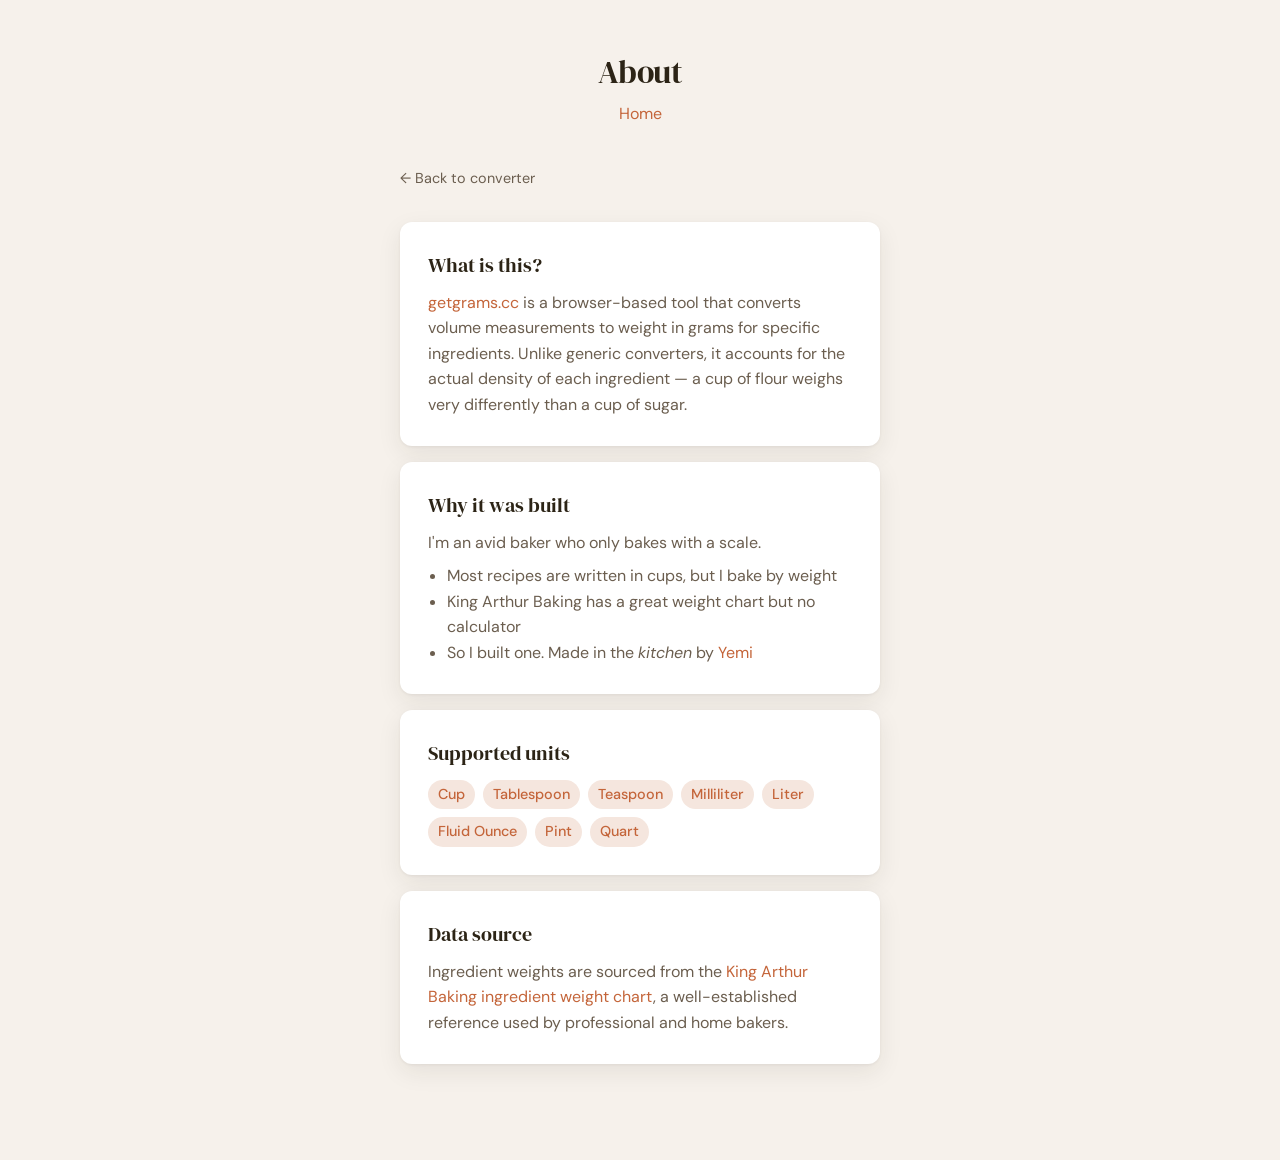
<file: about.html>
<!DOCTYPE html>
<html lang="en">

<head>
    <meta charset="UTF-8">
    <meta name="viewport" content="width=device-width, initial-scale=1.0">
    <title>About - getgrams.cc</title>
    <link href="https://fonts.googleapis.com/css2?family=DM+Serif+Display&family=DM+Sans:wght@400;500;600&display=swap"
        rel="stylesheet">
    <link rel="icon"
        href="data:image/svg+xml,<svg xmlns='http://www.w3.org/2000/svg' viewBox='0 0 100 100'><text y='.9em' font-size='90'>⚖️</text></svg>">
    <link href="css/style.css" rel="stylesheet">
    <link href="css/about.css" rel="stylesheet">
</head>

<body>
    <div class="container">
        <header>
            <h1>About</h1>
            <p><a href="index.html" class="about-link">Home</a></p>
        </header>

        <a href="index.html" class="nav-link">
            ← Back to converter
        </a>

        <div class="about-card">
            <h2>What is this?</h2>
            <p><a href="index.html" class="about-link">getgrams.cc</a> is a browser-based tool that converts volume
                measurements to weight in grams for specific ingredients.
                Unlike generic converters, it accounts for the actual density of each ingredient — a cup of flour
                weighs very differently than a cup of sugar.</p>
        </div>

        <div class="about-card">
            <h2>Why it was built</h2>
            <p>I'm an avid baker who only bakes with a scale.</p>
            <ul>
                <li>Most recipes are written in cups, but I bake by weight</li>
                <li>King Arthur Baking has a great weight chart but no calculator</li>
                <li>So I built one. Made in the <i>kitchen</i> by <a href="https://github.com/yemi-f" class="about-link"
                        target="_blank">Yemi</a></li>
            </ul>
        </div>

        <div class="about-card">
            <h2>Supported units</h2>
            <div class="unit-list">
                <span class="unit-tag">Cup</span>
                <span class="unit-tag">Tablespoon</span>
                <span class="unit-tag">Teaspoon</span>
                <span class="unit-tag">Milliliter</span>
                <span class="unit-tag">Liter</span>
                <span class="unit-tag">Fluid Ounce</span>
                <span class="unit-tag">Pint</span>
                <span class="unit-tag">Quart</span>
            </div>
        </div>

        <div class="about-card">
            <h2>Data source</h2>
            <p>Ingredient weights are sourced from the
                <a href="https://www.kingarthurbaking.com/learn/ingredient-weight-chart" target="_blank" rel="noopener"
                    class="about-link">King Arthur Baking ingredient weight chart</a>,
                a well-established reference used by professional and home bakers.
            </p>
        </div>

    </div>
</body>

</html>
</file>
<file: css/style.css>
*,
*::before,
*::after {
    margin: 0;
    padding: 0;
    box-sizing: border-box;
}

:root {
    --bg: #F6F1EB;
    --card: #FFFFFF;
    --text: #2C2416;
    --text-muted: #6B5E4F;
    --accent: #C4653A;
    --accent-light: #F5E6DE;
    --border: #E4DDD4;
    --result-bg: #2C2416;
    --result-text: #F6F1EB;
    --shadow: 0 1px 3px rgba(44, 36, 22, 0.06), 0 8px 24px rgba(44, 36, 22, 0.08);
    --radius: 12px;
}

body {
    font-family: 'DM Sans', sans-serif;
    background: var(--bg);
    color: var(--text);
    min-height: 100vh;
    line-height: 1.5;
}

.container {
    max-width: 520px;
    margin: 0 auto;
    padding: 48px 20px 80px;
}

header {
    text-align: center;
    margin-bottom: 40px;
}

header h1 {
    font-family: 'DM Serif Display', serif;
    font-size: 2rem;
    font-weight: 400;
    letter-spacing: -0.02em;
    margin-bottom: 6px;
}

header p {
    color: var(--text-muted);
    font-size: 1rem;
}

.card {
    background: var(--card);
    border-radius: var(--radius);
    box-shadow: var(--shadow);
    padding: 28px;
    margin-bottom: 20px;
}

label {
    display: block;
    font-size: 0.75rem;
    font-weight: 600;
    text-transform: uppercase;
    letter-spacing: 0.06em;
    color: var(--text-muted);
    margin-bottom: 8px;
}

.search-wrap {
    position: relative;
    margin-bottom: 24px;
}

.search-wrap svg {
    position: absolute;
    left: 14px;
    top: 50%;
    transform: translateY(-50%);
    color: var(--text-muted);
    pointer-events: none;
}

#ingredientInput {
    width: 100%;
    padding: 12px 38px 12px 42px;
    border: 1.5px solid var(--border);
    border-radius: 10px;
    font-family: inherit;
    font-size: 1rem;
    color: var(--text);
    background: var(--bg);
    outline: none;
    transition: border-color 0.2s;
}

#ingredientInput:focus {
    border-color: var(--accent);
}

.clear-btn {
    display: none;
    position: absolute;
    right: 10px;
    top: 50%;
    transform: translateY(-50%);
    background: none;
    border: none;
    font-size: 1.2rem;
    line-height: 1;
    color: var(--text-muted);
    cursor: pointer;
    padding: 4px 6px;
}

.clear-btn:hover {
    color: var(--text);
}

.clear-btn.visible {
    display: block;
}

.dropdown {
    position: absolute;
    top: calc(100% + 4px);
    left: 0;
    right: 0;
    background: var(--card);
    border: 1.5px solid var(--border);
    border-radius: 10px;
    box-shadow: 0 12px 32px rgba(44, 36, 22, 0.12);
    max-height: 240px;
    overflow-y: auto;
    z-index: 10;
    display: none;
}

.dropdown.open {
    display: block;
}

.dropdown-item {
    padding: 10px 14px;
    cursor: pointer;
    font-size: 1.1rem;
    transition: background 0.12s;
    border-bottom: 1px solid var(--border);
}

.dropdown-item:last-child {
    border-bottom: none;
}

.dropdown-item:hover,
.dropdown-item.active {
    background: var(--accent-light);
}

.dropdown-item mark {
    background: none;
    color: var(--accent);
    font-weight: 600;
}

.amount-row {
    display: flex;
    gap: 12px;
    margin-bottom: 0;
}

.amount-row>div {
    flex: 1;
}

#amountInput {
    width: 100%;
    padding: 12px 14px;
    border: 1.5px solid var(--border);
    border-radius: 10px;
    font-family: inherit;
    font-size: 1rem;
    color: var(--text);
    background: var(--bg);
    outline: none;
    transition: border-color 0.2s;
    -moz-appearance: textfield;
}

#amountInput::-webkit-inner-spin-button,
#amountInput::-webkit-outer-spin-button {
    -webkit-appearance: none;
}

#amountInput:focus {
    border-color: var(--accent);
}

#unitSelect {
    width: 100%;
    padding: 12px 14px;
    border: 1.5px solid var(--border);
    border-radius: 10px;
    font-family: inherit;
    font-size: 1rem;
    color: var(--text);
    background: var(--bg);
    outline: none;
    cursor: pointer;
    -webkit-appearance: none;
    appearance: none;
    background-image: url("data:image/svg+xml,%3Csvg width='12' height='8' viewBox='0 0 12 8' fill='none' xmlns='http://www.w3.org/2000/svg'%3E%3Cpath d='M1 1.5L6 6.5L11 1.5' stroke='%238A7D6B' stroke-width='1.5' stroke-linecap='round' stroke-linejoin='round'/%3E%3C/svg%3E");
    background-repeat: no-repeat;
    background-position: right 14px center;
    padding-right: 36px;
    transition: border-color 0.2s;
}

#unitSelect:focus {
    border-color: var(--accent);
}

/* Result */
.result {
    background: var(--result-bg);
    border-radius: var(--radius);
    padding: 28px;
    text-align: center;
    color: var(--result-text);
    opacity: 0;
    transform: translateY(8px);
    transition: opacity 0.35s ease, transform 0.35s ease;
}

.result.visible {
    opacity: 1;
    transform: translateY(0);
}

.result-label {
    font-size: 0.8rem;
    font-weight: 600;
    text-transform: uppercase;
    letter-spacing: 0.08em;
    opacity: 0.5;
    margin-bottom: 8px;
}

.result-value {
    font-family: 'DM Serif Display', serif;
    font-size: 2.8rem;
    font-weight: 400;
    line-height: 1.1;
}

.result-value .unit {
    font-size: 1.4rem;
    opacity: 0.6;
    margin-left: 4px;
}

.result-range {
    font-size: 0.85rem;
    opacity: 0.5;
    margin-top: 4px;
}

.result-ingredient {
    margin-top: 16px;
    padding-top: 16px;
    border-top: 1px solid rgba(246, 241, 235, 0.1);
    font-size: 0.9rem;
    opacity: 0.6;
}

.no-result {
    color: var(--text-muted);
    text-align: center;
    padding: 20px;
    font-size: 1rem;
}

.source-link {
    text-align: center;
    margin-top: 32px;
    font-size: 0.9rem;
    color: var(--text-muted);
}

.source-link a {
    color: var(--accent);
    text-decoration: none;
}

.source-link a:hover {
    text-decoration: underline;
}

.footer-sep {
    margin: 0 8px;
}

@media (max-width: 480px) {
    .container {
        padding: 32px 16px 60px;
    }

    .card {
        padding: 20px;
    }

    .result {
        padding: 24px;
    }

    .result-value {
        font-size: 2.2rem;
    }

    header h1 {
        font-size: 1.6rem;
    }
}
</file>
<file: css/about.css>
.about-card {
    background: var(--card);
    border-radius: var(--radius);
    box-shadow: var(--shadow);
    padding: 28px;
    margin-bottom: 16px;
}

.about-card h2 {
    font-family: 'DM Serif Display', serif;
    font-size: 1.25rem;
    font-weight: 400;
    margin-bottom: 10px;
}

.about-card p,
.about-card ul {
    font-size: 1rem;
    color: var(--text-muted);
    line-height: 1.6;
}

.about-card ul {
    padding-left: 1.2rem;
    margin-top: 8px;
}

.about-link {
    color: var(--accent);
    text-decoration: none;
}

.about-link:hover {
    text-decoration: underline;
}

.unit-list {
    display: flex;
    flex-wrap: wrap;
    gap: 8px;
    margin-top: 12px;
}

.unit-tag {
    background: var(--accent-light);
    color: var(--accent);
    font-size: 0.9rem;
    font-weight: 500;
    padding: 4px 10px;
    border-radius: 20px;
}

.nav-link {
    display: inline-flex;
    align-items: center;
    gap: 6px;
    font-size: 0.9rem;
    color: var(--text-muted);
    text-decoration: none;
    margin-bottom: 32px;
}

.nav-link:hover {
    color: var(--text);
}
</file>
